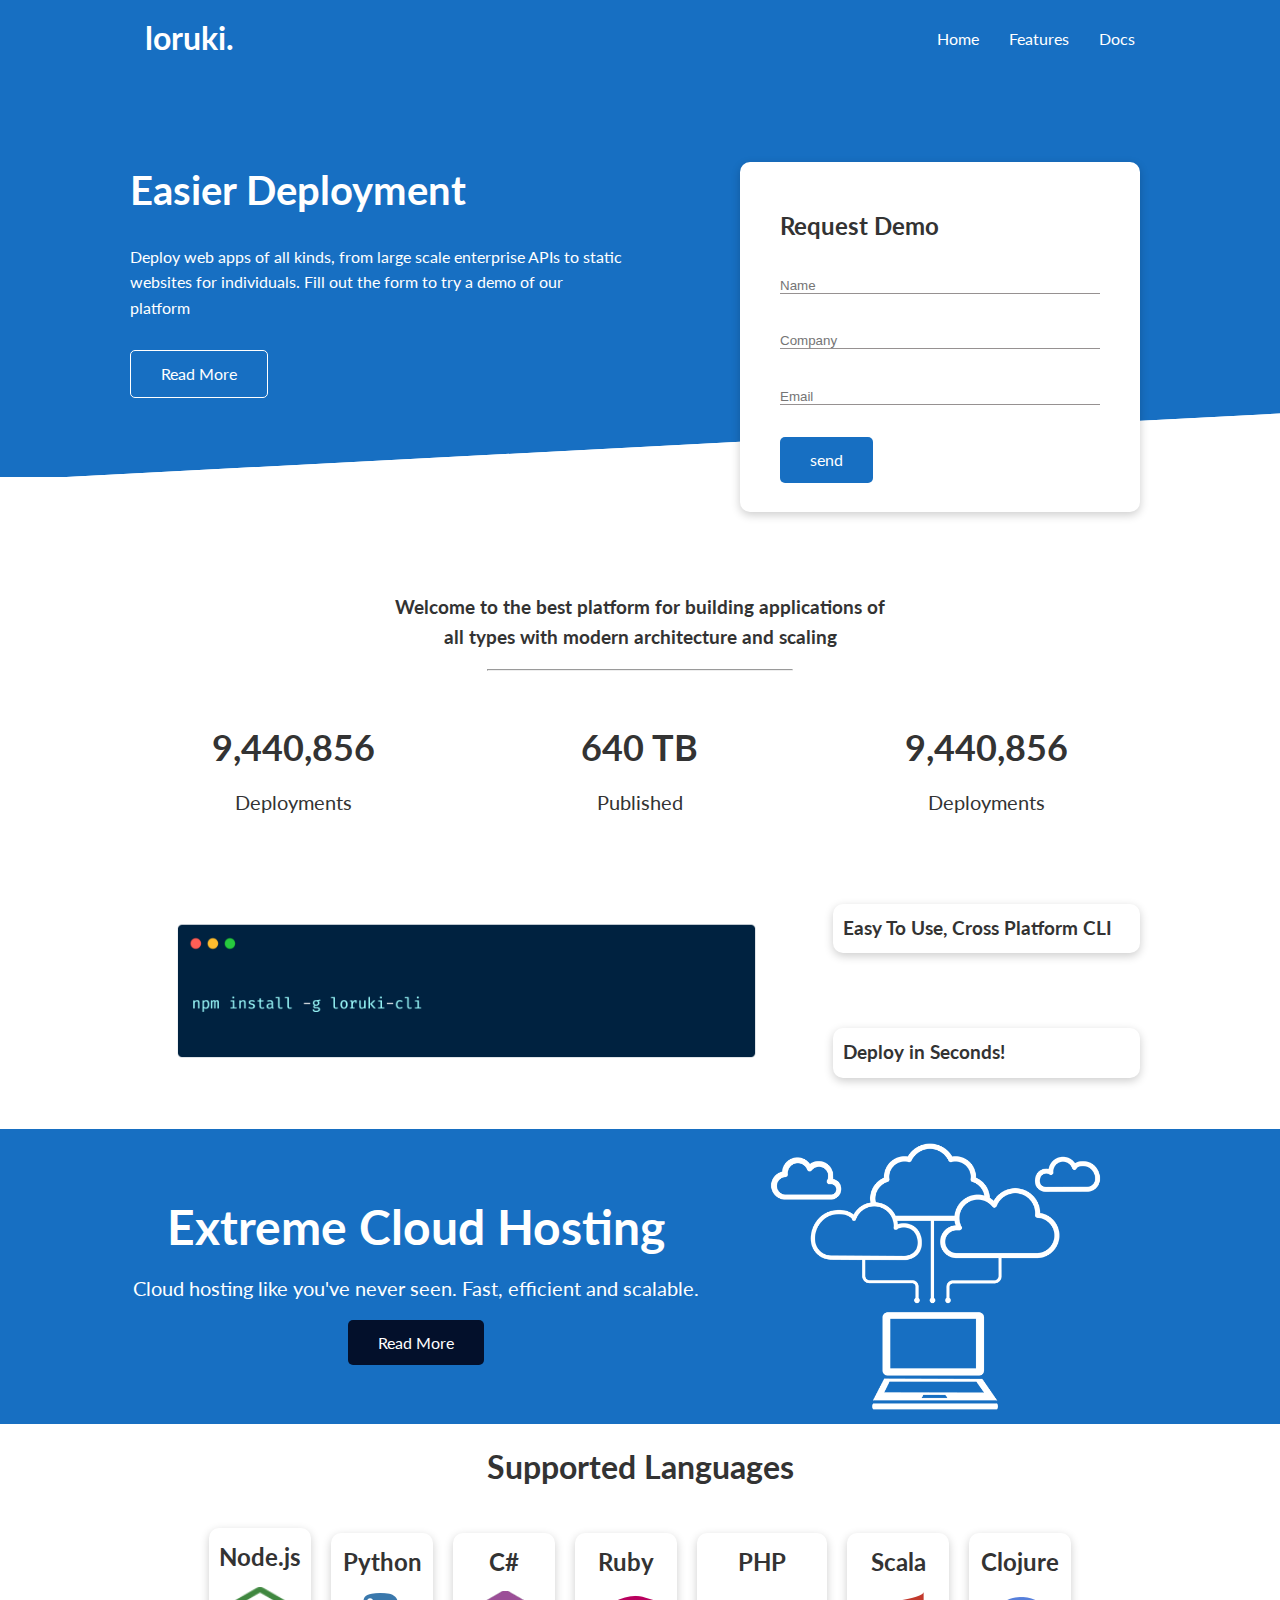
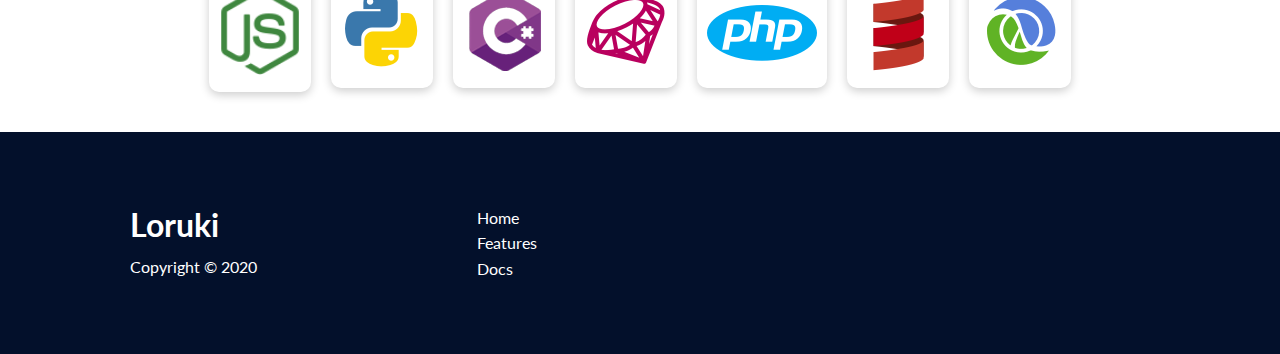
<file: index.html>
<!DOCTYPE html>
<html lang="en">
  <head>
    <meta charset="UTF-8" />
    <meta name="viewport" content="width=device-width, initial-scale=1.0" />
    <link
      rel="stylesheet"
      href="https://cdnjs.cloudflare.com/ajax/libs/font-awesome/5.15.1/css/all.min.css"
      integrity="sha512-+4zCK9k+qNFUR5X+cKL9EIR+ZOhtIloNl9GIKS57V1MyNsYpYcUrUeQc9vNfzsWfV28IaLL3i96P9sdNyeRssA=="
      crossorigin="anonymous"
    />
    <link rel="stylesheet" href="css/utilities.css" />
    <link rel="stylesheet" href="css/style.css" />
    <title>loruki | Cloud Hosting For Everyone</title>
  </head>
  <body>
    <!-- Nav Bar -->
    <div class="nav-bar">
      <div class="container flex">
        <a class="logo-link" href="index.html">
          <h1 class="logo">loruki.</h1></a
        >
        <nav>
          <ul>
            <li><a href="index.html">Home</a></li>
            <li><a href="features.html">Features</a></li>
            <li><a href="docs.html">Docs</a></li>
          </ul>
        </nav>
      </div>
    </div>

    <!-- Showcase -->
    <section class="showcase">
      <div class="container grid">
        <div class="showcase-text">
          <h1>Easier Deployment</h1>
          <p>
            Deploy web apps of all kinds, from large scale enterprise APIs to
            static websites for individuals. Fill out the form to try a demo of
            our platform
          </p>
          <a href="features.html" class="btn btn-outline">Read More</a>
        </div>

        <div class="showcase-form card">
          <h2>Request Demo</h2>
          <form>
            <div class="form-control">
              <input type="text" name="name" placeholder="Name" required />
            </div>
            <div class="form-control">
              <input type="text" name="name" placeholder="Company" required />
            </div>
            <div class="form-control">
              <input type="email" name="email" placeholder="Email" required />
            </div>
            <input type="submit" value="send" class="btn btn-primary" />
          </form>
        </div>
      </div>
    </section>
    <!-- STATS -->
    <section>
      <div class="stats">
        <div class="container">
          <h3 class="stats-heading text-center my-1 py-1">
            Welcome to the best platform for building applications of all types
            with modern architecture and scaling
          </h3>
          <hr />
          <div class="grid grid-3 text-center my-4">
            <div>
              <i class="fas fa-server fa-3x"></i>
              <h3>9,440,856</h3>
              <p class="text-secondary">Deployments</p>
            </div>
            <div>
              <i class="fas fa-upload fa-3x"></i>
              <h3>640 TB</h3>
              <p class="text-secondary">Published</p>
            </div>
            <div>
              <i class="fas fa-server fa-3x"></i>
              <h3>9,440,856</h3>
              <p class="text-secondary">Deployments</p>
            </div>
          </div>
        </div>
      </div>
    </section>

    <!-- CLI -->
    <section class="cli">
      <div class="container grid">
        <img src="images/cli.png" alt="Command line interface" />
        <div class="card">
          <h3>Easy To Use, Cross Platform CLI</h3>
        </div>
        <div class="card">
          <h3>Deploy in Seconds!</h3>
        </div>
      </div>
    </section>

    <!-- Cloud -->
    <section class="cloud bg-primary my-2 py-Z">
      <div class="container grid">
        <div class="text-center">
          <h2 class="lg">Extreme Cloud Hosting</h2>
          <p class="lead my-1">
            Cloud hosting like you've never seen. Fast, efficient and scalable.
          </p>
          <a href="features.html" class="btn btn-dark">Read More</a>
        </div>
        <img src="images/cloud.png" alt="Cloud" />
      </div>
    </section>

    <!-- Languages -->
    <section class="languages">
      <h2 class="md text-center my-2">Supported Languages</h2>
      <div class="container flex">
        <div class="card">
          <h4>Node.js</h4>
          <img src="images/logos/node.png" alt="Node Js" />
        </div>
        <div class="card">
          <h4>Python</h4>
          <img src="images/logos/python.png" alt="" />
        </div>
        <div class="card">
          <h4>C#</h4>
          <img src="images/logos/csharp.png" alt="" />
        </div>
        <div class="card">
          <h4>Ruby</h4>
          <img src="images/logos/ruby.png" alt="" />
        </div>
        <div class="card">
          <h4>PHP</h4>
          <img src="images/logos/php.png" alt="" />
        </div>
        <div class="card">
          <h4>Scala</h4>
          <img src="images/logos/scala.png" alt="" />
        </div>
        <div class="card">
          <h4>Clojure</h4>
          <img src="images/logos/clojure.png" alt="" />
        </div>
      </div>
    </section>

    <!-- Footer -->
    <footer class="footer py-5 bg-dark">
      <div class="container grid grid-3">
        <div>
          <h1>Loruki</h1>
          <p>Copyright &copy; 2020</p>
        </div>
        <nav>
          <ul>
            <li><a href="index.html">Home</a></li>
            <li><a href="features.html">Features</a></li>
            <li><a href="docs.html">Docs</a></li>
          </ul>
        </nav>
        <div class="social">
          <a href="#"><i class="fab fa-github fa-2x"></i></a>
          <a href="#"><i class="fab fa-facebook fa-2x"></i></a>
          <a href="#"><i class="fab fa-instagram fa-2x"></i></a>
          <a href="#"><i class="fab fa-twitter fa-2x"></i></a>
        </div>
      </div>
    </footer>
  </body>
</html>
</file>
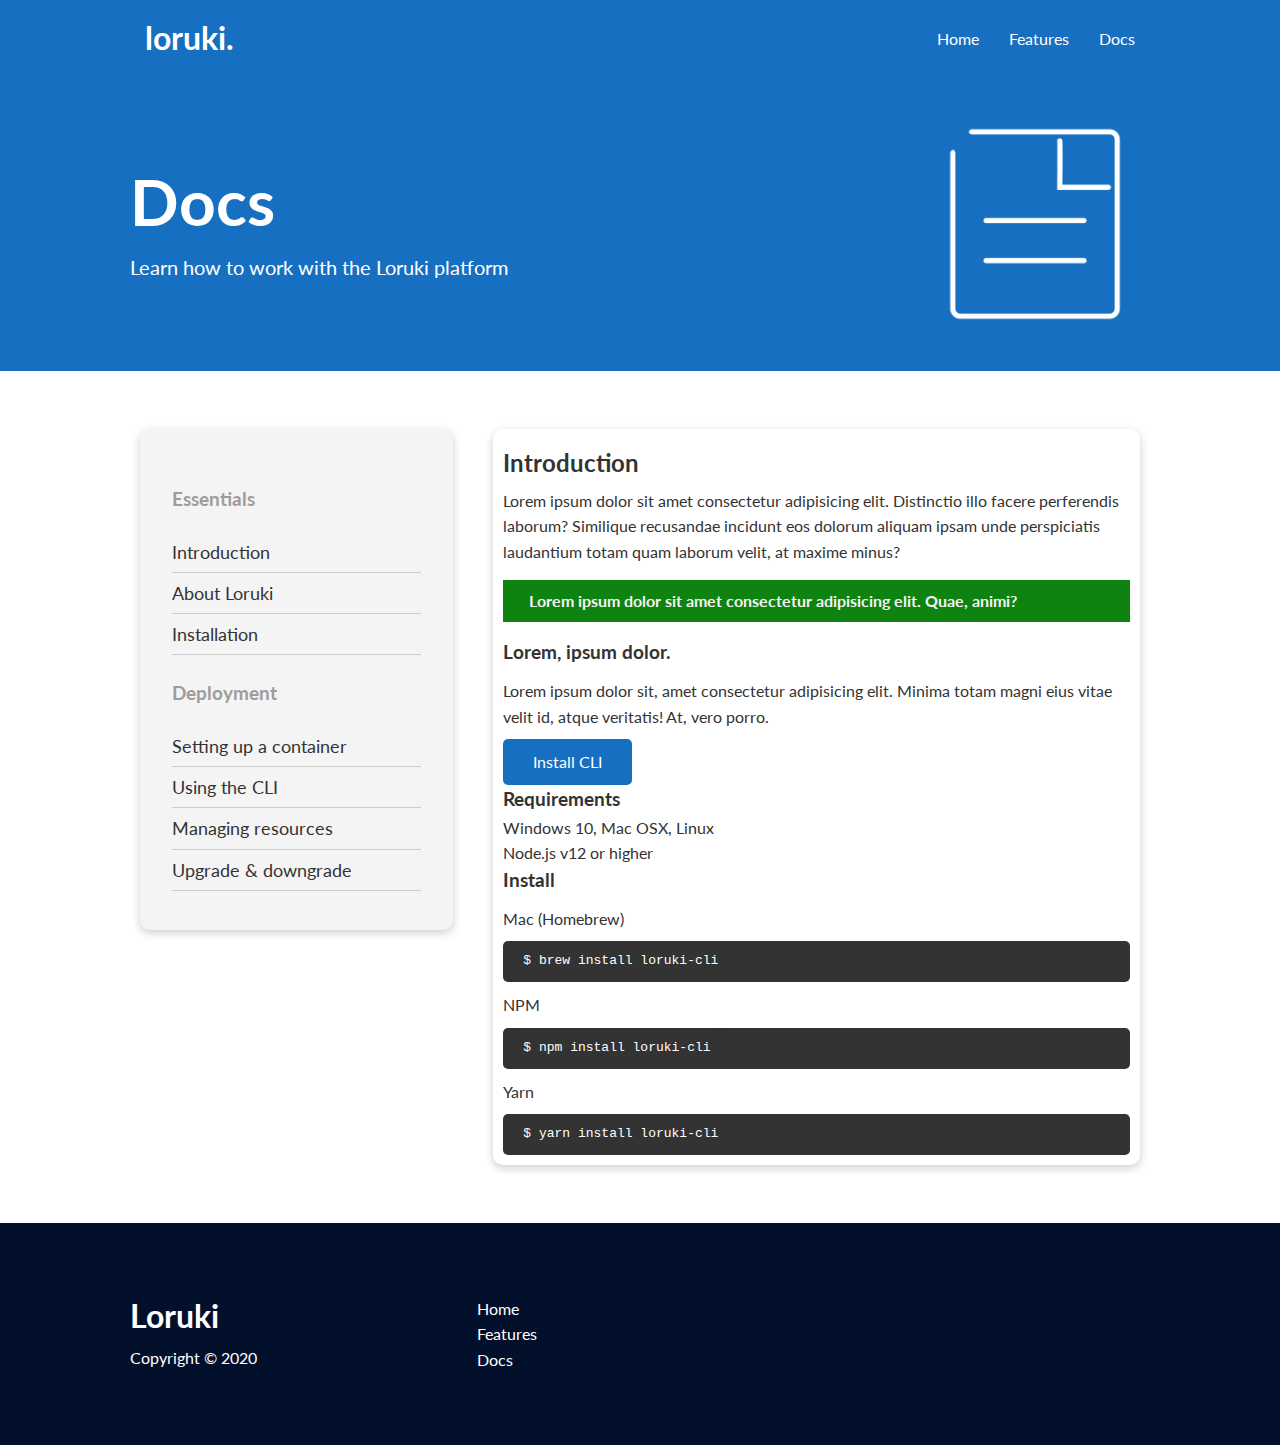
<file: docs.html>
<!DOCTYPE html>
<html lang="en">
  <head>
    <meta charset="UTF-8" />
    <meta name="viewport" content="width=device-width, initial-scale=1.0" />
    <link
      rel="stylesheet"
      href="https://cdnjs.cloudflare.com/ajax/libs/font-awesome/5.15.1/css/all.min.css"
      integrity="sha512-+4zCK9k+qNFUR5X+cKL9EIR+ZOhtIloNl9GIKS57V1MyNsYpYcUrUeQc9vNfzsWfV28IaLL3i96P9sdNyeRssA=="
      crossorigin="anonymous"
    />
    <link rel="stylesheet" href="css/utilities.css" />
    <link rel="stylesheet" href="css/style.css" />
    <title>loruki | Cloud Hosting For Everyone</title>
  </head>
  <body>
    <!-- Nav Bar -->
    <div class="nav-bar">
      <div class="container flex">
        <a class="logo-link" href="index.html">
          <h1 class="logo">loruki.</h1></a
        >
        <nav>
          <ul>
            <li><a href="index.html">Home</a></li>
            <li><a href="features.html">Features</a></li>
            <li><a href="docs.html">Docs</a></li>
          </ul>
        </nav>
      </div>
    </div>

    <!-- Head -->
    <section class="docs-head bg-primary py-3">
      <div class="container grid">
        <div>
          <h1 class="xl">Docs</h1>
          <p class="lead">Learn how to work with the Loruki platform</p>
        </div>
        <img src="images/docs.png" alt="" />
      </div>
    </section>

    <!-- Docs main -->
    <section class="docs-main my-4">
      <div class="container grid">
        <div class="card bg-light p-3">
          <h3 class="my-2">Essentials</h3>
          <nav>
            <ul>
              <li><a class="text-primary" href="#">Introduction</a></li>
              <li><a href="#">About Loruki</a></li>
              <li><a href="#">Installation</a></li>
            </ul>
          </nav>
          <h3 class="my-2">Deployment</h3>
          <nav>
            <ul>
              <li><a href="#">Setting up a container</a></li>
              <li><a href="#">Using the CLI</a></li>
              <li><a href="#">Managing resources</a></li>
              <li><a href="#">Upgrade & downgrade</a></li>
            </ul>
          </nav>
        </div>
        <div class="card">
          <h2>Introduction</h2>
          <p>
            Lorem ipsum dolor sit amet consectetur adipisicing elit. Distinctio
            illo facere perferendis laborum? Similique recusandae incidunt eos
            dolorum aliquam ipsam unde perspiciatis laudantium totam quam
            laborum velit, at maxime minus?
          </p>

          <div class="alert alert-success">
            <i class="fas fa-info"></i> Lorem ipsum dolor sit amet consectetur
            adipisicing elit. Quae, animi?
          </div>

          <h3>Lorem, ipsum dolor.</h3>
          <p>
            Lorem ipsum dolor sit, amet consectetur adipisicing elit. Minima
            totam magni eius vitae velit id, atque veritatis! At, vero porro.
          </p>
          <a href="#" class="btn btn-primary">Install CLI</a>

          <h3>Requirements</h3>
          <ul>
            <li>Windows 10, Mac OSX, Linux</li>
            <li>Node.js v12 or higher</li>
          </ul>

          <h3>Install</h3>
          <p>Mac (Homebrew)</p>
          <pre><code>$ brew install loruki-cli</code></pre>
          <p>NPM</p>
          <pre><code>$ npm install loruki-cli</code></pre>
          <p>Yarn</p>
          <pre><code>$ yarn install loruki-cli</code></pre>
        </div>
      </div>
    </section>

    <!-- Footer -->
    <footer class="footer py-5 bg-dark">
      <div class="container grid grid-3">
        <div>
          <h1>Loruki</h1>
          <p>Copyright &copy; 2020</p>
        </div>
        <nav>
          <ul>
            <li><a href="index.html">Home</a></li>
            <li><a href="features.html">Features</a></li>
            <li><a href="docs.html">Docs</a></li>
          </ul>
        </nav>
        <div class="social">
          <a href="#"><i class="fab fa-github fa-2x"></i></a>
          <a href="#"><i class="fab fa-facebook fa-2x"></i></a>
          <a href="#"><i class="fab fa-instagram fa-2x"></i></a>
          <a href="#"><i class="fab fa-twitter fa-2x"></i></a>
        </div>
      </div>
    </footer>
  </body>
</html>
</file>
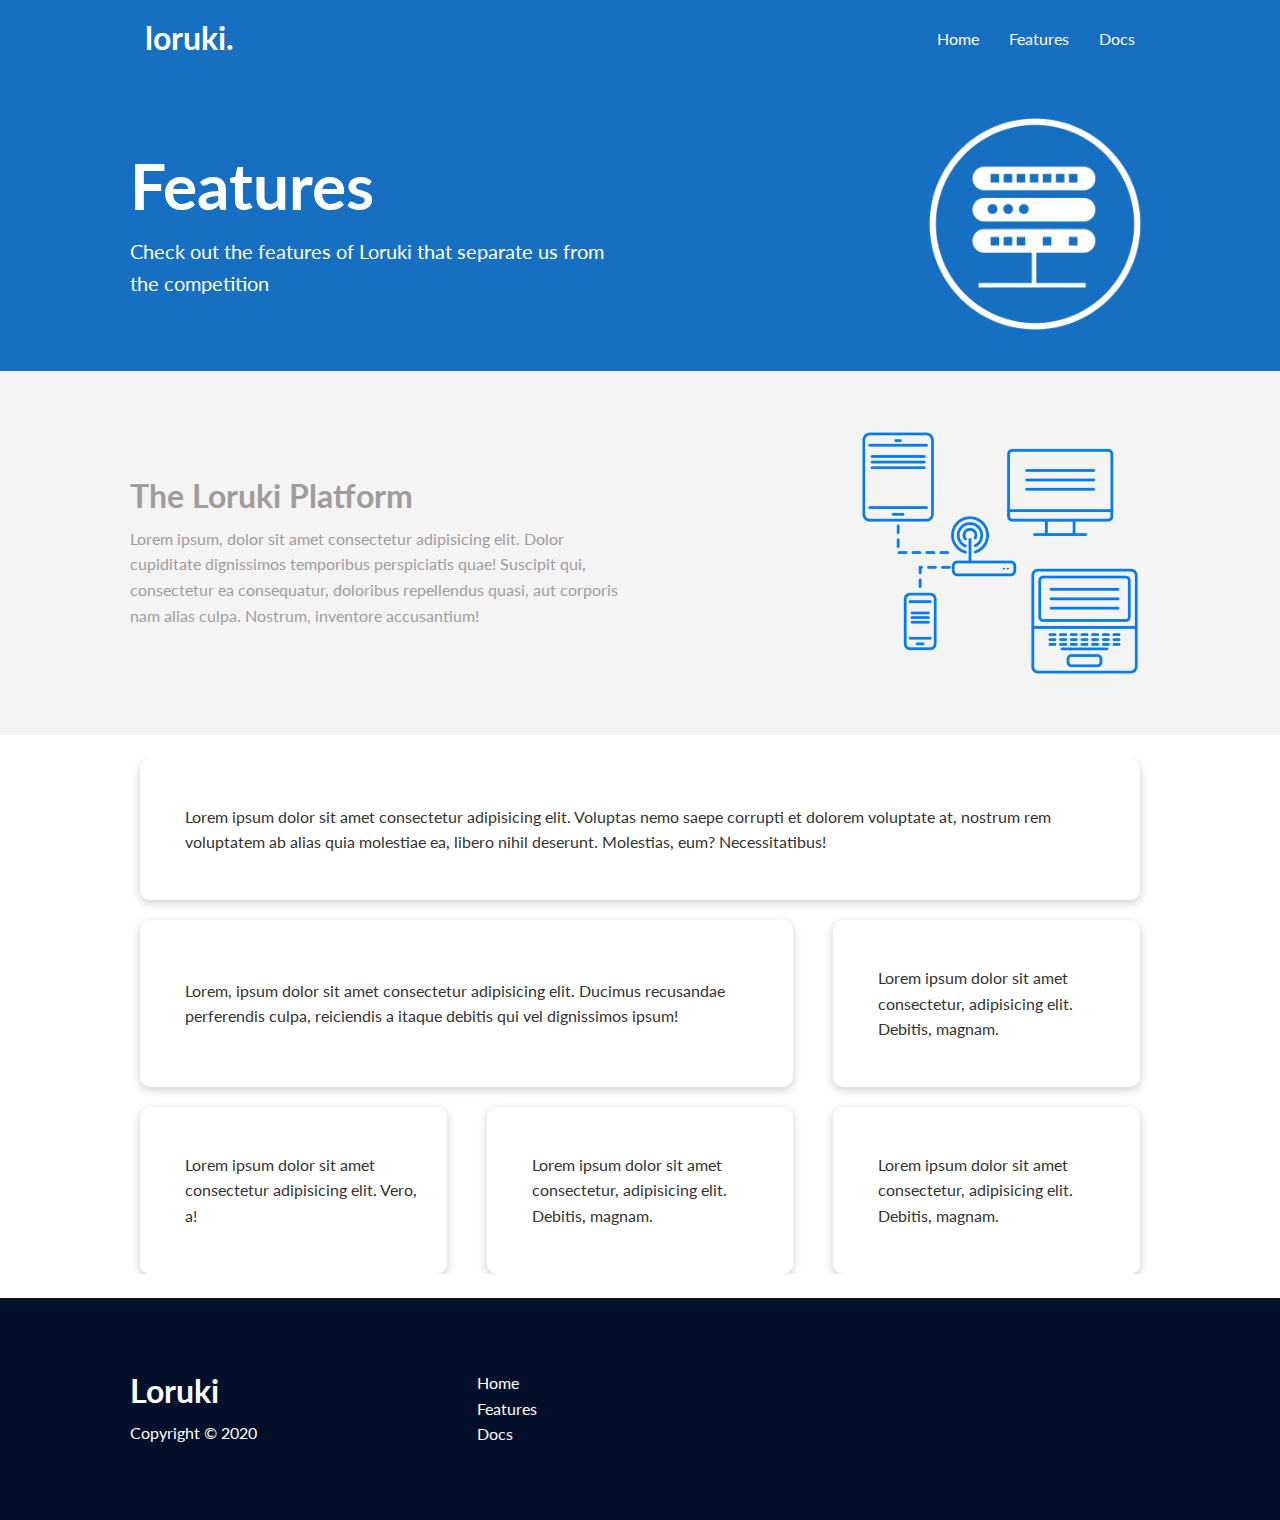
<file: features.html>
<!DOCTYPE html>
<html lang="en">
  <head>
    <meta charset="UTF-8" />
    <meta name="viewport" content="width=device-width, initial-scale=1.0" />
    <link
      rel="stylesheet"
      href="https://cdnjs.cloudflare.com/ajax/libs/font-awesome/5.15.1/css/all.min.css"
      integrity="sha512-+4zCK9k+qNFUR5X+cKL9EIR+ZOhtIloNl9GIKS57V1MyNsYpYcUrUeQc9vNfzsWfV28IaLL3i96P9sdNyeRssA=="
      crossorigin="anonymous"
    />
    <link rel="stylesheet" href="css/utilities.css" />
    <link rel="stylesheet" href="css/style.css" />
    <title>loruki | Features</title>
  </head>
  <body>
    <!-- Nav Bar -->
    <div class="nav-bar">
      <div class="container flex">
        <a class="logo-link" href="index.html">
          <h1 class="logo">loruki.</h1></a
        >
        <nav>
          <ul>
            <li><a href="index.html">Home</a></li>
            <li><a href="features.html">Features</a></li>
            <li><a href="docs.html">Docs</a></li>
          </ul>
        </nav>
      </div>
    </div>
    <!-- Head -->
    <section class="features-head bg-primary py-3">
      <div class="container grid">
        <div>
          <h1 class="xl">Features</h1>
          <p class="lead">
            Check out the features of Loruki that separate us from the
            competition
          </p>
        </div>
        <img src="images/server.png" alt="" />
      </div>
    </section>

    <!-- Sub head -->
    <section class="features-sub-head bg-light py-3">
      <div class="container grid">
        <div>
          <h1 class="md">The Loruki Platform</h1>
          <p>
            Lorem ipsum, dolor sit amet consectetur adipisicing elit. Dolor
            cupiditate dignissimos temporibus perspiciatis quae! Suscipit qui,
            consectetur ea consequatur, doloribus repellendus quasi, aut
            corporis nam alias culpa. Nostrum, inventore accusantium!
          </p>
        </div>
        <img src="images/server2.png" alt="" />
      </div>
    </section>

    <section class="features-main my-2">
      <div class="container grid grid-3">
        <div class="card flex">
          <i class="fas fa-server fa-3x"></i>
          <p>
            Lorem ipsum dolor sit amet consectetur adipisicing elit. Voluptas
            nemo saepe corrupti et dolorem voluptate at, nostrum rem voluptatem
            ab alias quia molestiae ea, libero nihil deserunt. Molestias, eum?
            Necessitatibus!
          </p>
        </div>
        <div class="card flex">
          <i class="fas fa-network-wired fa-3x"></i>
          <p>
            Lorem, ipsum dolor sit amet consectetur adipisicing elit. Ducimus
            recusandae perferendis culpa, reiciendis a itaque debitis qui vel
            dignissimos ipsum!
          </p>
        </div>
        <div class="card flex">
          <i class="fas fa-laptop-code fa-3x"></i>
          <p>
            Lorem ipsum dolor sit amet consectetur, adipisicing elit. Debitis,
            magnam.
          </p>
        </div>
        <div class="card flex">
          <i class="fas fa-database fa-3x"></i>
          <p>
            Lorem ipsum dolor sit amet consectetur adipisicing elit. Vero, a!
          </p>
        </div>
        <div class="card flex">
          <i class="fas fa-power-off fa-3x"></i>
          <p>
            Lorem ipsum dolor sit amet consectetur, adipisicing elit. Debitis,
            magnam.
          </p>
        </div>
        <div class="card flex">
          <i class="fas fa-upload fa-3x"></i>
          <p>
            Lorem ipsum dolor sit amet consectetur, adipisicing elit. Debitis,
            magnam.
          </p>
        </div>
      </div>
    </section>

    <!-- Footer -->
    <footer class="footer py-5 bg-dark">
      <div class="container grid grid-3">
        <div>
          <h1>Loruki</h1>
          <p>Copyright &copy; 2020</p>
        </div>
        <nav>
          <ul>
            <li><a href="index.html">Home</a></li>
            <li><a href="features.html">Features</a></li>
            <li><a href="docs.html">Docs</a></li>
          </ul>
        </nav>
        <div class="social">
          <a href="#"><i class="fab fa-github fa-2x"></i></a>
          <a href="#"><i class="fab fa-facebook fa-2x"></i></a>
          <a href="#"><i class="fab fa-instagram fa-2x"></i></a>
          <a href="#"><i class="fab fa-twitter fa-2x"></i></a>
        </div>
      </div>
    </footer>
  </body>
</html>
</file>
<file: css/utilities.css>
.container {
  max-width: 1100px;
  margin: 0 auto;
  overflow: auto;
  padding: 0 40px;
}

.flex {
  display: flex;
  align-items: center;
  justify-content: center;
  height: 100%;
}

.grid {
  display: grid;
  grid-template-columns: repeat(2, 1fr);
  gap: 20px;
  height: 100%;
  align-items: center;
  justify-content: center;
}

.grid-3 {
  grid-template-columns: repeat(3, 1fr);
}

.card {
  background: #fff;
  border-radius: 10px;
  box-shadow: 0 3px 10px rgba(0, 0, 0, 0.2);
  padding: 10px;
  margin: 10px;
  color: #333;
}

.btn {
  padding: 10px 30px;
  outline: none;
  font: inherit;
  display: inline-block;
  cursor: pointer;
  background: var(--primary-color);
  color: #fff;
  border: none;
  border-radius: 5px;
}

.btn-outline {
  background: transparent;
  border: 1px solid #fff;
}

.btn:hover {
  transform: scale(0.98);
}

/* background and colored button */
.bg-primary,
.btn-primary {
  background-color: var(--primary-color);
  color: #fff;
}

.bg-secondary,
.btn-secondary {
  background-color: var(--secondary-color);
  color: #fff;
}

.bg-dark,
.btn-dark {
  background-color: var(--dark-color);
  color: #fff;
}

.bg-light,
.btn-light {
  background-color: var(--light-color);
  color: #a19c9c;
}

.bg-primary a,
.btn-primary a,
.bg-secondary a,
.btn-secondary a,
.bg-dark a,
.btn-dark a {
  color: #fff;
}

/* Texts and sizes */
.text-center {
  text-align: center;
}

.lead {
  font-size: 20px;
}

.sm {
  font-size: 1rem;
}

.md {
  font-size: 2rem;
}

.lg {
  font-size: 3rem;
}

.xl {
  font-size: 4rem;
}

/* Alert */
.alert {
  color: var(--light-color);
  padding: 8px 16px;
  margin: 16px 0;
  font-weight: bold;
}

.alert-success {
  background-color: var(--success-color);
}

.alert i {
  margin-right: 10px;
}

/* margin */
.my-1 {
  margin: 1rem 0;
}

.my-2 {
  margin: 1.5rem 0;
}

.my-3 {
  margin: 2rem 0;
}

.my-4 {
  margin: 3rem 0;
}

.my-5 {
  margin: 4rem 0;
}

.m-1 {
  margin: 1rem;
}

.m-2 {
  margin: 1.5rem;
}

.m-3 {
  margin: 2rem;
}

.m-4 {
  margin: 3rem;
}

.m-5 {
  margin: 4rem;
}

/* Padding */
.py-1 {
  padding: 1rem 0;
}

.py-2 {
  padding: 1.5rem 0;
}

.py-3 {
  padding: 2rem 0;
}

.py-4 {
  padding: 3rem 0;
}

.py-5 {
  padding: 4rem 0;
}

.p-1 {
  padding: 1rem;
}

.p-2 {
  padding: 1.5rem;
}

.p-3 {
  padding: 2rem;
}

.p-4 {
  padding: 3rem;
}

.p-5 {
  padding: 4rem;
}
</file>
<file: css/style.css>
@import url('https://fonts.googleapis.com/css2?family=Lato:ital,wght@1,300&display=swap');

:root {
  --primary-color: #176fc2;
  --secodary-color: #114bc7;
  --dark-color: #03102b;
  --light-color: #f4f4f4;
  --success-color: #0f830f;
  --danger-color: #b61313;
}

* {
  box-sizing: border-box;
  padding: 0;
  margin: 0;
}

body {
  font-family: 'Lato', sans-serif;
  line-height: 1.6;
  color: #333;
}

ul {
  list-style: none;
}

a {
  text-decoration: none;
  color: #333;
}

h1,
h2 {
  line-height: 1.2;
  margin: 10px 0;
}

p {
  margin: 10px 0;
}

img {
  width: 100%;
}

hr {
  width: 30%;
  margin: auto;
}

code,
pre {
  color: #fff;
  background: #333;
  padding: 10px;
  border-radius: 5px;
}

/* Nav Bar */
.nav-bar {
  background: var(--primary-color);
  color: #fff;
  height: 4.8rem;
}

.nav-bar .flex {
  justify-content: space-between;
}

.nav-bar .logo-link:hover {
  border: none;
}

.nav-bar a {
  color: #fff;
  margin: 0 5px;
  padding: 10px;
}

.nav-bar a:hover {
  border-bottom: 2px solid #fff;
}

.nav-bar ul {
  display: flex;
}

/* Showcase */
.showcase {
  height: 400px;
  background: var(--primary-color);
  color: #fff;
  position: relative;
}

.showcase h1 {
  font-size: 40px;
}

.showcase p {
  padding: 20px 0;
}

.showcase .grid {
  grid-template-columns: 55%, auto;
  gap: 30px;
  overflow: visible;
}

.showcase-form {
  justify-self: flex-end;
  position: relative;
  top: 60px;
  height: 350px;
  width: 400px;
  padding: 40px;
  z-index: 100;
  animation: slideInFromRight 1s ease-in;
}

.showcase-text {
  animation: slideInFromLeft 1s ease-in;
}

.showcase-form .form-control {
  margin: 30px 0;
}

.showcase::before,
.showcase::after {
  content: '';
  position: absolute;
  height: 100px;
  left: 0;
  right: 0;
  bottom: -70px;
  background: #fff;
  transform: skewy(-3deg);
  -webkit-transform: skewy(-3deg);
  -ms-transform: skewy(-3deg);
  -moz-transform: skewy(-3deg);
}

.form-control input[type='text'],
.form-control input[type='email'] {
  border: 0;
  border-bottom: 1px solid #969191;
  width: 100%;
}

.form-control input:focus {
  outline: 0;
}

/* Stats */
.stats {
  padding-top: 100px;
  animation: slideInFromBottom 1s ease-in;
}

.stats-heading {
  max-width: 500px;
  margin: auto;
}

.stats .grid h3 {
  font-size: 36px;
}

.stats .grid p {
  font-size: 20px;
}

.stats .fas {
  color: #082192;
}

/* CLI */
.cli .grid {
  grid-template-columns: repeat(3, 1fr);
  grid-template-rows: repeat(2, 1fr);
}

.cli .grid > *:first-child {
  grid-column: 1 / span 2;
  grid-row: 1 / span 2;
}

/* Cloud */
.cloud .grid {
  grid-template-columns: 4fr 3fr;
}

/* Languages */
.languages .flex {
  flex-wrap: wrap;
}

.languages .card {
  text-align: center;
  margin: 18px 10px 40px;
  transition: transform 0.2s ease-in;
}

.languages .card h4 {
  margin-bottom: 10px;
  font-size: 1.5rem;
}

.languages .card:hover {
  transform: translateY(-15px);
}

/* Features */
.features-head img,
.docs-head img {
  justify-self: flex-end;
  width: 230px;
}

.features-sub-head img {
  width: 300px;
  justify-self: flex-end;
}

.features-main .card > i {
  margin-right: 20px;
}

.features-main .card {
  padding: 25px;
}

.features-main .grid > *:first-child {
  grid-column: 1 / span 3;
}

.features-main .grid > *:nth-child(2) {
  grid-column: 1 / span 2;
}

/* Docs */
.docs-main .grid {
  grid-template-columns: 1fr 2fr;
  align-items: flex-start;
}

.docs-main nav ul li {
  margin-bottom: 7px;
  border-bottom: 1px solid #ccc;
  padding-bottom: 5px;
  font-size: 1.1rem;
}

.docs-main nav ul li a:hover,
.docs-main nav ul li a:active {
  color: #9714b8;
  font-weight: bold;
}

/* Animations */
@keyframes slideInFromLeft {
  0% {
    transform: translateX(-100%);
  }

  100% {
    transform: translateX(0);
  }
}

@keyframes slideInFromRight {
  0% {
    transform: translateX(100%);
  }

  100% {
    transform: translateX(0);
  }
}

@keyframes slideInFromTop {
  0% {
    transform: translateY(-100%);
  }

  100% {
    transform: translateY(0);
  }
}

@keyframes slideInFromBottom {
  0% {
    transform: translateY(100%);
  }

  100% {
    transform: translateY(0);
  }
}

/* Footer */
.footer .social a {
  margin: 0 10px;
}

/* Tablets and under */
@media (max-width: 768px) {
  .grid,
  .showcase .grid,
  .stats .grid,
  .cli .grid,
  .cloud .grid {
    grid-template-columns: 1fr;
    grid-template-rows: 1fr;
  }

  .showcase {
    height: auto;
  }

  .showcase-text {
    text-align: center;
    margin-top: 40px;
    animation: slideInFromTop 1s ease-in;
  }

  .showcase-form {
    justify-self: center;
    margin: auto;
    animation: slideInFromBottom 1s ease-in;
  }

  .cli .grid > *:first-child {
    grid-column: 1;
    grid-row: 1;
  }

  .features-head,
  .features-sub-head,
  .docs-head {
    text-align: center;
  }

  .features-head img,
  .features-sub-head img,
  .docs-head img {
    justify-self: center;
  }

  .features-main .grid > *:first-child,
  .features-main .grid > *:nth-child(2) {
    grid-column: 1;
  }

  .features-main .card {
    flex-direction: column;
  }

  .docs-main .grid {
    grid-template-columns: 1fr;
  }
}

/* Mobiles */
@media (max-width: 500px) {
  .nav-bar {
    height: 123px;
  }

  .nav-bar .flex {
    flex-direction: column;
  }

  .nav-bar ul {
    padding: 10px;
    background-color: rgba(0, 0, 0, 0.1);
  }

  .showcase-form {
    width: 320px;
  }
}

@media (max-width: 280px) {
  .nav-bar {
    height: 123px;
  }

  .nav-bar .flex {
    flex-direction: column;
  }

  .nav-bar ul {
    padding: 10px;
    background-color: rgba(0, 0, 0, 0.1);
  }

  .showcase-form {
    width: 250px;
  }

  .features-sub-head img {
    width: 200px;
  }
}
</file>
